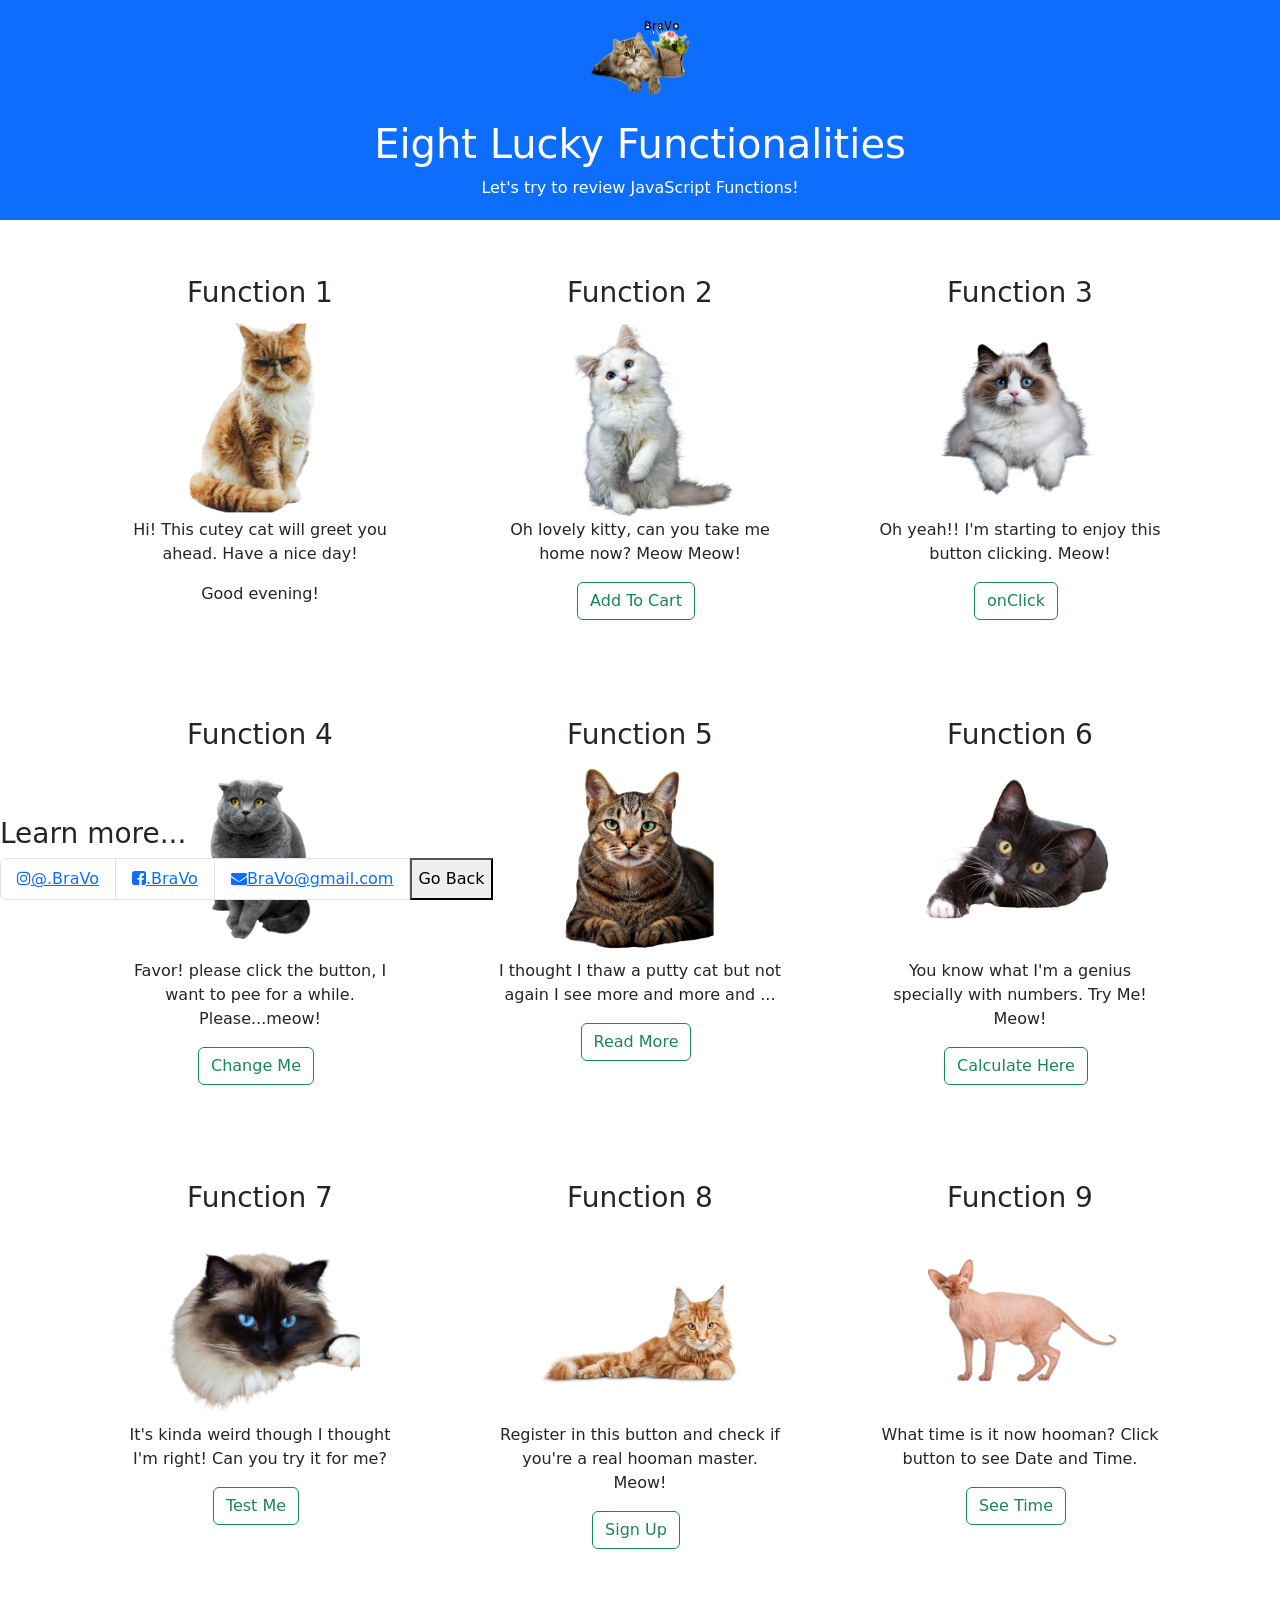
<file: index.html>
<!DOCTYPE html>
<html lang="en">
<head>
     <!-- meta tags-->
    <meta charset="UTF-8">
    <meta http-equiv="X-UA-Compatible" content="IE=edge">
    <meta name="viewport" content="width=device-width, initial-scale=1.0">
     <!-- link tags-->
    <link href="https://cdn.jsdelivr.net/npm/bootstrap@5.2.3/dist/css/bootstrap.min.css" rel="stylesheet" integrity="sha384-rbsA2VBKQhggwzxH7pPCaAqO46MgnOM80zW1RWuH61DGLwZJEdK2Kadq2F9CUG65" crossorigin="anonymous">
    <link rel="stylesheet" href="https://fonts.googleapis.com/css?family=Montserrat:300,400,500,600,700,800,900|Work+Sans:300,400,500,600,700,800,900">
    <link rel="stylesheet" href="https://stackpath.bootstrapcdn.com/font-awesome/4.7.0/css/font-awesome.min.css" integrity="sha384-wvfXpqpZZVQGK6TAh5PVlGOfQNHSoD2xbE+QkPxCAFlNEevoEH3Sl0sibVcOQVnN" crossorigin="anonymous">
    <!-- title tag-->
    <title>HomePage</title>
    </head>
    <style>
      #more {display: none;}
    </style>
<body>
    <nav class="navbar navbar-expand-lg bg-primary">
        <div class="container-fluid justify-content-center">
            <a href="index.html" target="_blank">
            <img class="image" src="BraVo. (2).png">
          <button class="navbar-toggler" type="button" data-bs-toggle="collapse" data-bs-target="#navbarSupportedContent" aria-controls="navbarSupportedContent" aria-expanded="false" aria-label="Toggle navigation"></a>
            <span class="navbar-toggler-icon"></span>
          </button>
              </li>
            </ul>
          </div>
        </div>
      </nav>  
    <div class="container-fluid p-1 bg-primary text-white text-center">
        <h1>Eight Lucky Functionalities</h1>
        <p>Let's try to review JavaScript Functions!</p> 
      </div>
        
      <div class="container mt-2 text-center">
        <div class="row justify-content-center">
          <div class="col-sm-4 p-5">
            <h3>Function 1</h3> 
            <span><img class="image" src="MING 8.png" height="200px" width="200px"></span>       
            <p>Hi! This cutey cat will greet you ahead. Have a nice day!</p>
            <p id="demo2">
          </div>
          <div class="col-sm-4 p-5">
            <h3>Function 2</h3>
            <span><img class="image" src="MING 1.png" height="200px" width="200px"></span>
            <p>Oh lovely kitty, can you take me home now? Meow Meow!</p>
            <a href="cart.html">
            <button class="btn btn-outline-success me-2" type="button">Add To Cart</button></a>
          </div>
          <div class="col-sm-4 p-5">
            <h3>Function 3</h3>
            <span><img class="image" src="MING 2.png" height="200px" width="200px"></span>
            <p id="demo">Oh yeah!! I'm starting to enjoy this button clicking. Meow!</p>
            <button class="btn btn-outline-success me-2" type="button" onclick='document.getElementById("demo").innerHTML = "Hello JavaScript!"'>onClick</button>
          </div>
          <div class="col-sm-4 p-5">
            <h3>Function 4</h3>
            <span><img id="theImage" class="image" src="MING 3.png" height="200px" width="200px"></span>        
            <p>Favor! please click the button, I want to pee for a while. Please...meow! </p>
            <button class="btn btn-outline-success me-2" type="button" value="click me!" onclick="pictureChange()">Change Me</button>
          </div>
          <div class="col-sm-4 p-5">
            <h3>Function 5</h3>
            <span><img class="image" src="MING 4.png" height="200px" width="200px"></span>        
            <p>I thought I thaw a putty cat but not again I see more and more and <span id="dots">...</span><span id="more">
            more, so much more and more and more and more! Yeah see! Meow!</span></p>
            <button class="btn btn-outline-success me-2" type="button" onclick="myFunction()" id="myBtn">Read More</button>
          </div>
          <div class="col-sm-4 p-5">
            <h3>Function 6</h3>
            <span><img class="image" src="MING 5.png" height="200px" width="200px"></span>        
            <p>You know what I'm a genius specially with numbers. Try Me! Meow!</p>
            <a href="calculator.html">
            <button class="btn btn-outline-success me-2" type="button">Calculate Here</button></a>
          </div>
          <div class="col-sm-4 p-5">
            <h3>Function 7</h3> 
            <span><img class="image" src="MING 6.png" height="200px" width="200px"></span>       
            <p>It's kinda weird though I thought I'm right! Can you try it for me?</p>
            <a href="oddeven.html">
            <button class="btn btn-outline-success me-2" type="button">Test Me</button></a>
          </div>
          <div class="col-sm-4 p-5">
            <h3>Function 8</h3>  
            <span><img class="image" src="MING 7.png" height="200px" width="200px"></span>      
            <p>Register in this button and check if you're a real hooman master. Meow!</p>
            <a href="form.html">
            <button class="btn btn-outline-success me-2" type="button">Sign Up</button></a>
          </div>
          <div class="col-sm-4 p-5">
            <h3>Function 9</h3>
            <span><img class="image" src="MING 9.png" height="200px" width="200px"></span>        
            <p>What time is it now hooman? Click button to see Date and Time.</p>
            <p id="date_time_button"></p>
            <button class="btn btn-outline-success me-2" type="button" onclick="document.getElementById('date_time_button').innerHTML = Date()">See Time</button>
          </div>
        </div>
      </div>
      <div class="sticky-lg-bottom justify-content-end">
        <h3>Learn more... </h3>
        <ul class="list-group list-group-horizontal">
          <li class="list-group-item"><a href="#"><i class="fa fa-instagram"></i>@.BraVo</a></li>
          <li class="list-group-item"><a href="#"><i class="fa fa-facebook-square"></i>.BraVo</a></li>
          <li class="list-group-item"><a href="#"><i class="fa fa-envelope"></i>BraVo@gmail.com</a></li>
          <button onclick="Function()">Go Back</button>
        </ul>
      </div>
      
      <script>
      //pictureChange 
function pictureChange()
    {
    document.getElementById('theImage').src="MING 9.png";
    }
    function myFunction() {
        var dots = document.getElementById("dots");
        var moreText = document.getElementById("more");
        var btnText = document.getElementById("myBtn");
      
        if (dots.style.display === "none") {
          dots.style.display = "inline";
          btnText.innerHTML = "Read more";
          moreText.style.display = "none";
        } else {
          dots.style.display = "none";
          btnText.innerHTML = "Read less";
          moreText.style.display = "inline";
        }
      }
      
    const time = new Date().getHours();
    let greeting;
    if (time < 10) {
      greeting = "Good morning!";
    } else if (time < 20) {
      greeting = "Good day!";
    } else {
      greeting = "Good evening!";
    }
    document.getElementById("demo2").innerHTML = greeting;

    function Function() {
    window.history.back();
    }

</script>

</body>
</html>
</file>
